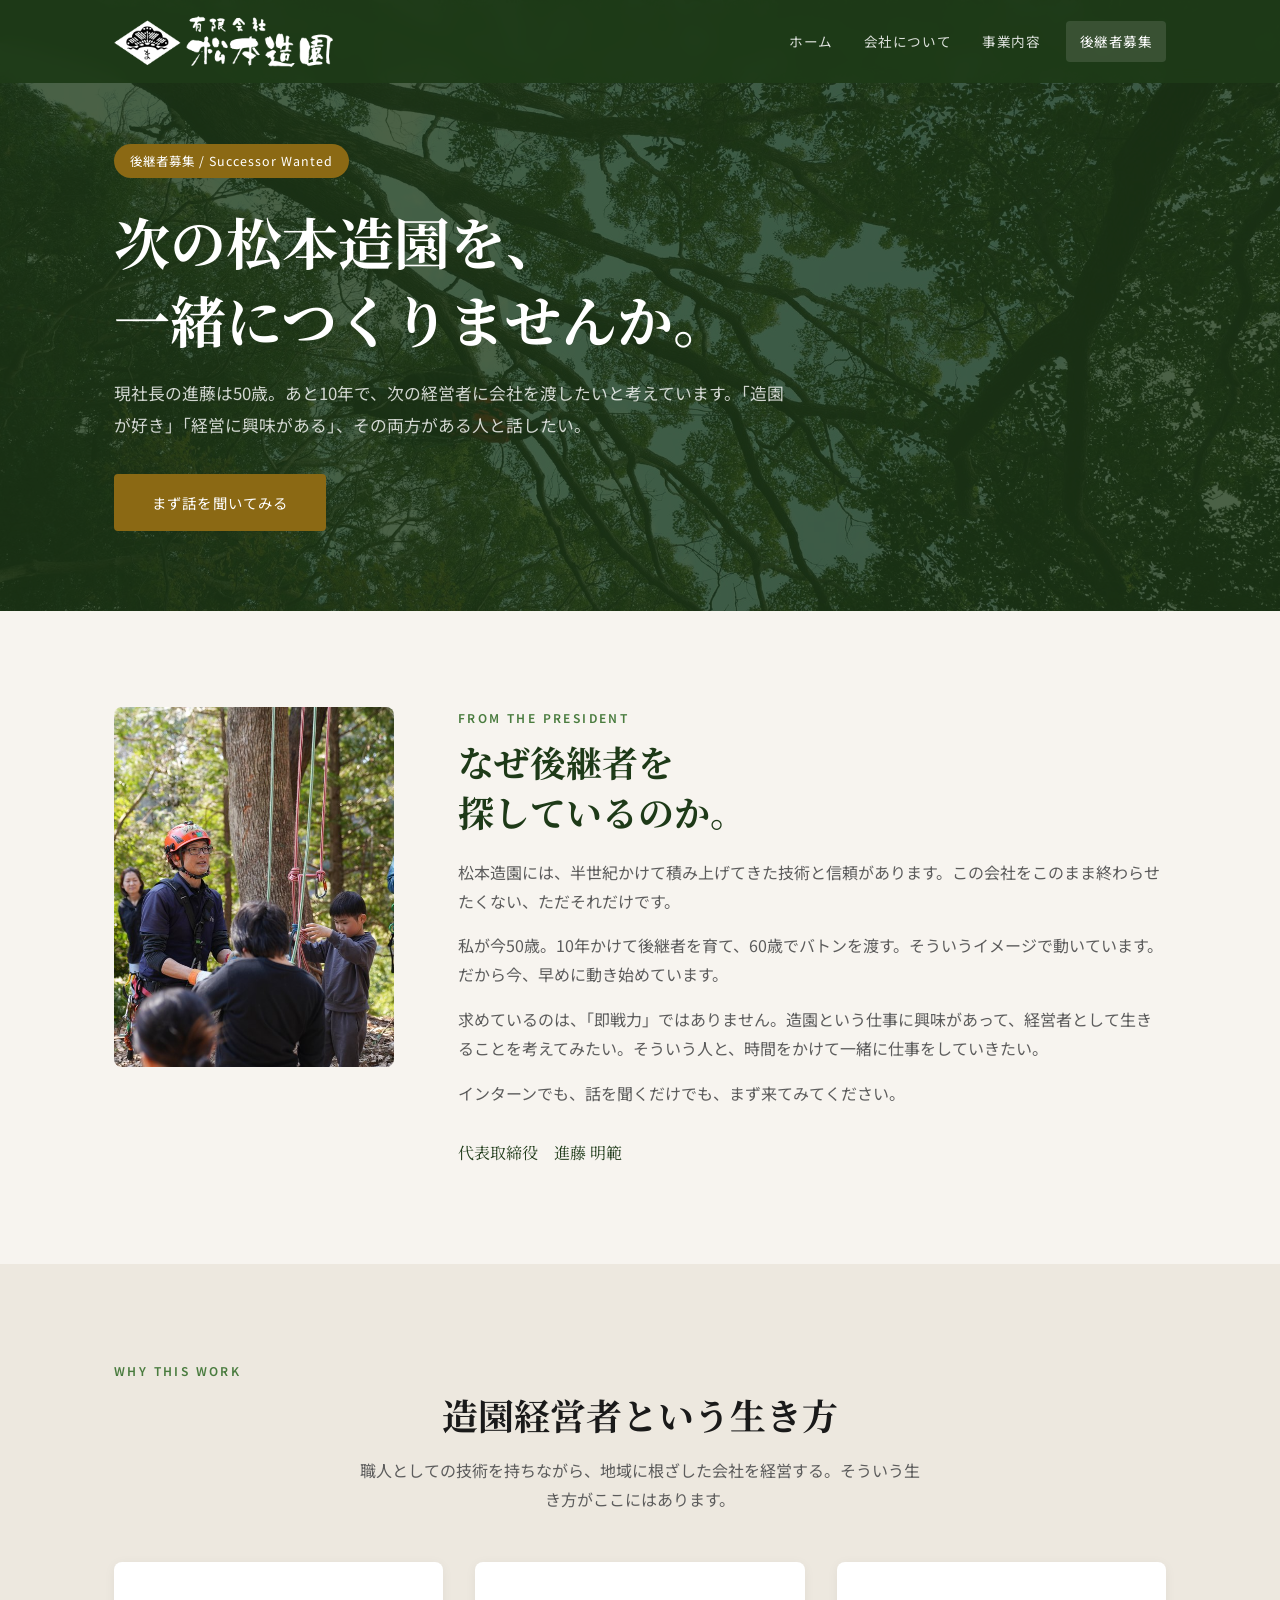
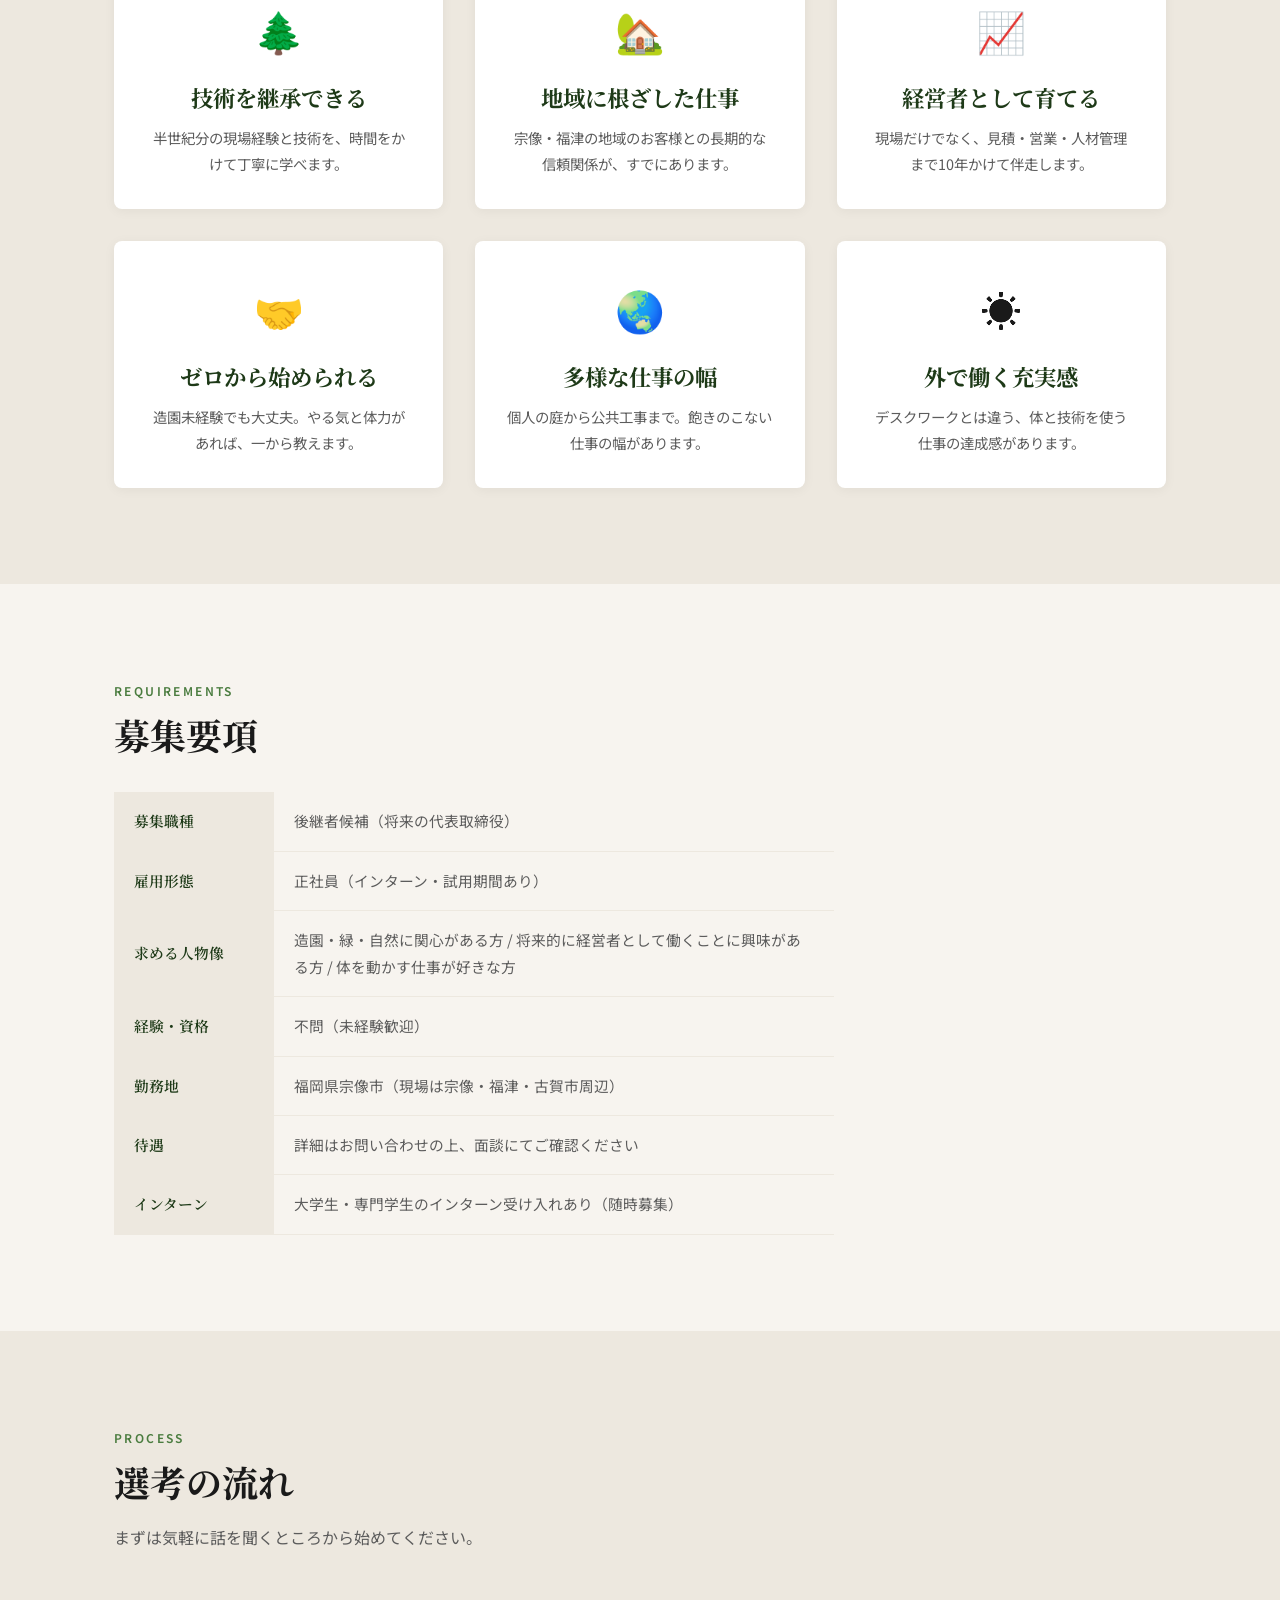
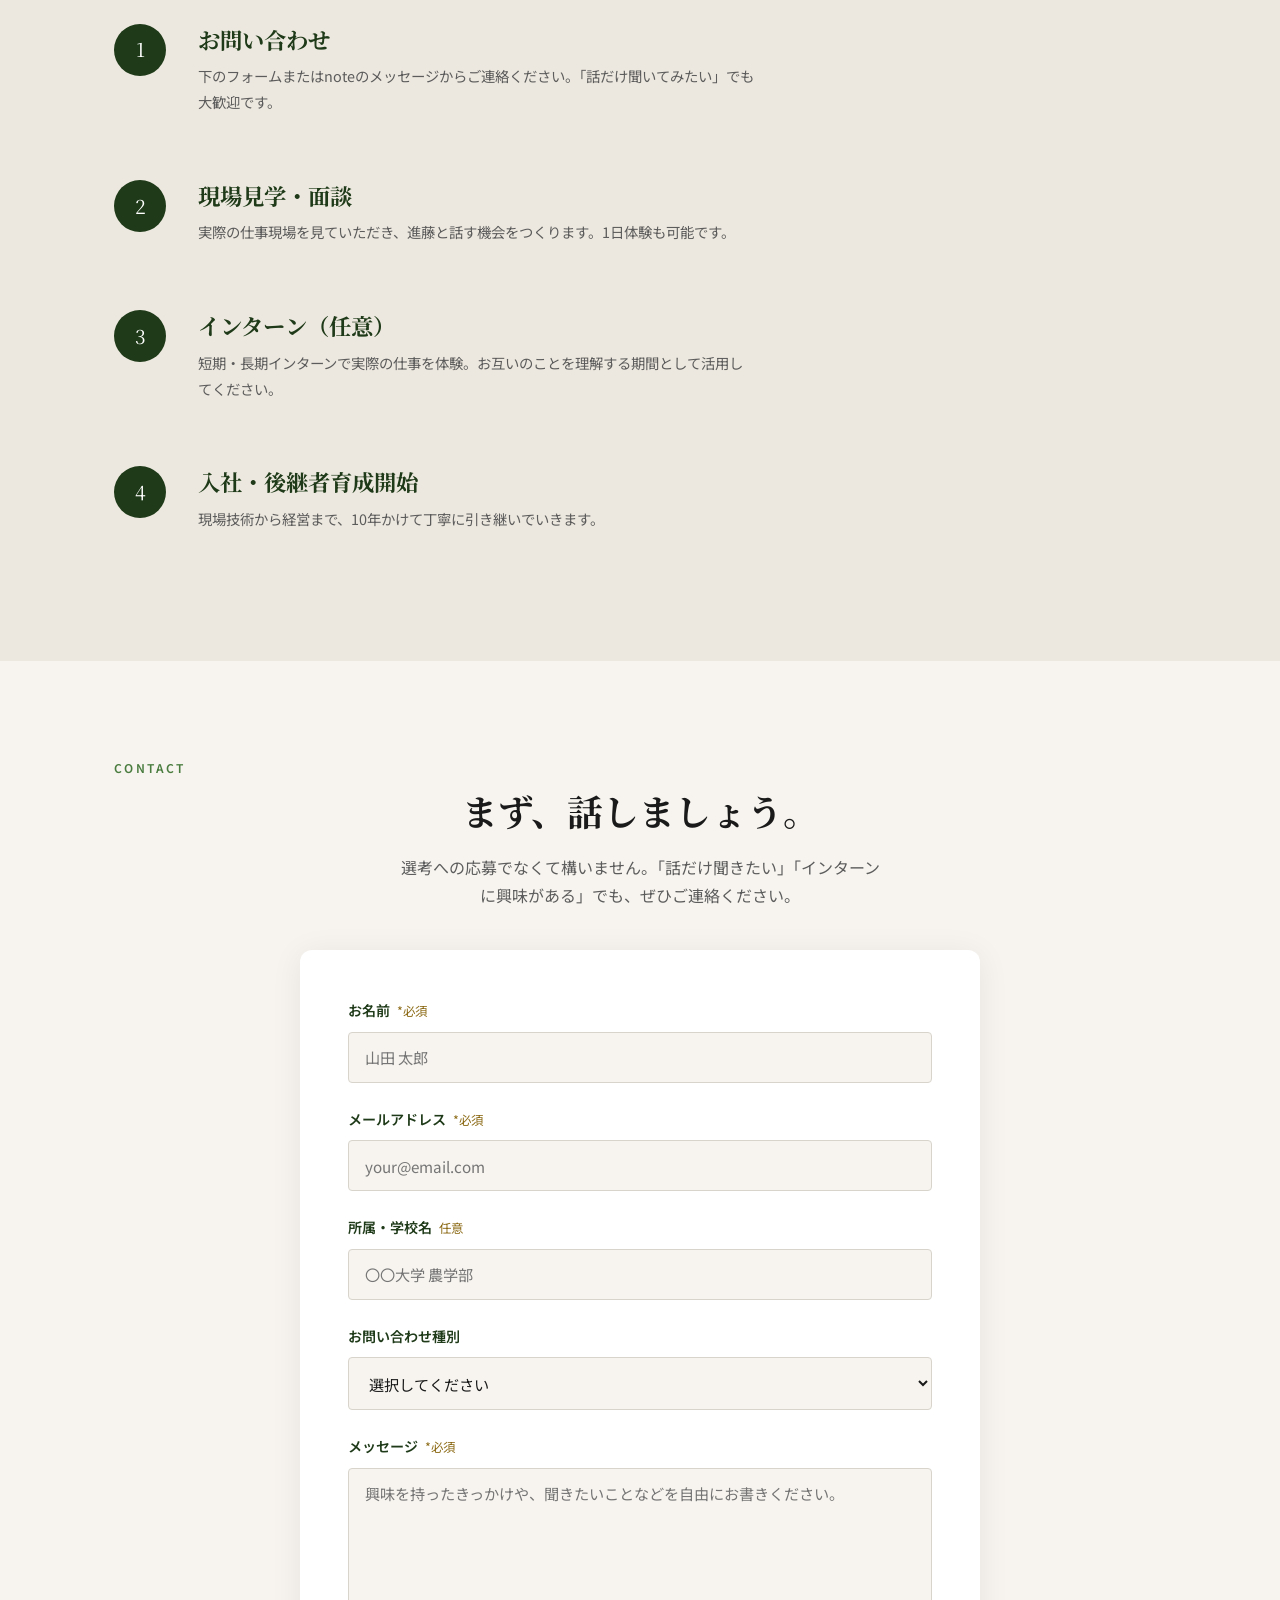
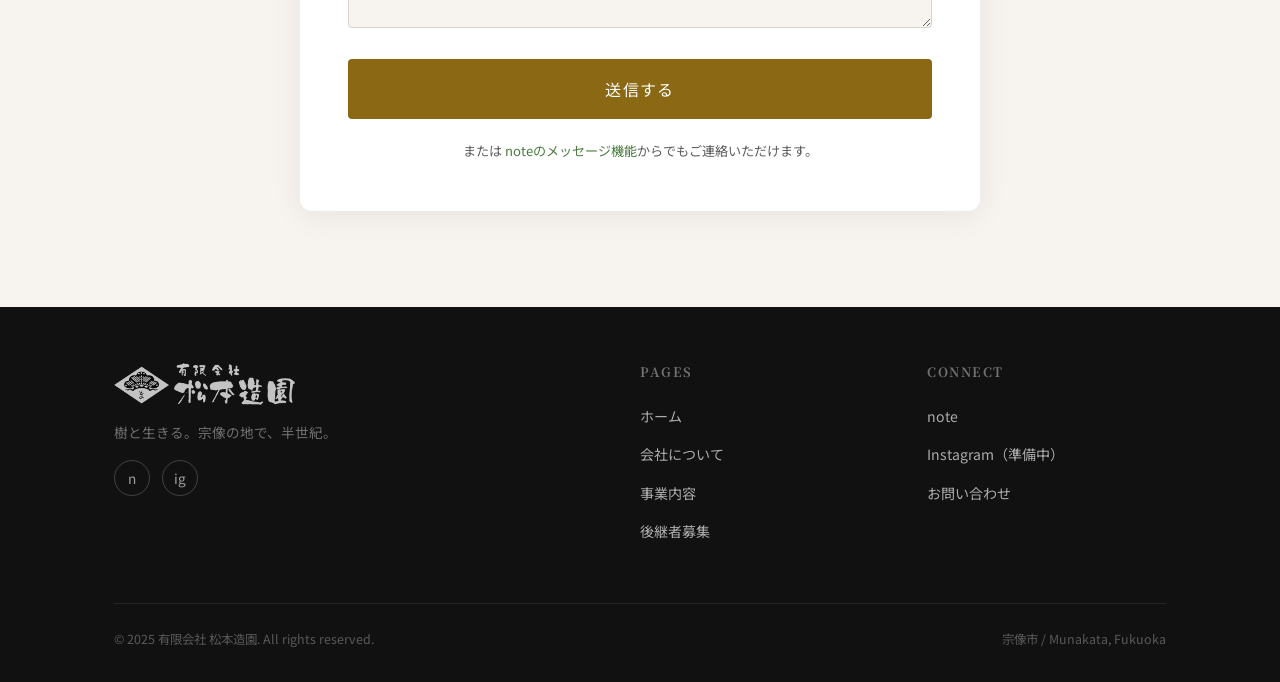
<file: recruit.html>
<!DOCTYPE html>
<html lang="ja">
<head>
  <meta charset="UTF-8">
  <meta name="viewport" content="width=device-width, initial-scale=1.0">
  <title>後継者募集 | 有限会社 松本造園</title>
  <meta name="description" content="宗像の造園会社・松本造園では次の経営者候補を募集しています。10年かけて、一緒に次の松本造園をつくる人を探しています。">
  <!-- OGP -->
  <meta property="og:type" content="website">
  <meta property="og:site_name" content="有限会社 松本造園">
  <meta property="og:title" content="後継者募集 | 有限会社 松本造園">
  <meta property="og:description" content="次の松本造園をつくる人を探しています。造園が好きで経営に関心がある方へ。インターン受け入れあり。宗像市・福岡県。">
  <meta property="og:image" content="https://tani0920.github.io/matsumoto-zoen/images/recruit-hero.jpg">
  <meta property="og:url" content="https://tani0920.github.io/matsumoto-zoen/recruit.html">
  <meta property="og:locale" content="ja_JP">
  <!-- Twitter Card -->
  <meta name="twitter:card" content="summary_large_image">
  <meta name="twitter:title" content="後継者募集 | 有限会社 松本造園">
  <meta name="twitter:description" content="次の松本造園をつくる人を探しています。造園が好きで経営に関心がある方へ。インターン受け入れあり。宗像市・福岡県。">
  <meta name="twitter:image" content="https://tani0920.github.io/matsumoto-zoen/images/recruit-hero.jpg">
  <link rel="preconnect" href="https://fonts.googleapis.com">
  <link rel="preconnect" href="https://fonts.gstatic.com" crossorigin>
  <link href="https://fonts.googleapis.com/css2?family=Noto+Sans+JP:wght@400;600&family=Noto+Serif+JP:wght@400;700&display=swap" rel="stylesheet">
  <link rel="stylesheet" href="css/style.css">
  <link rel="stylesheet" href="css/animations.css">
</head>
<body>

  <header class="site-header">
    <div class="site-header__inner">
      <a href="index.html" class="site-logo">
        <img src="images/logo_white.png" alt="有限会社 松本造園" class="site-logo__img">
      </a>
      <nav class="site-nav">
        <a href="index.html" class="site-nav__link">ホーム</a>
        <a href="about.html" class="site-nav__link">会社について</a>
        <a href="services.html" class="site-nav__link">事業内容</a>
        <a href="recruit.html" class="site-nav__link site-nav__link--cta">後継者募集</a>
      </nav>
      <button class="nav-hamburger" aria-label="メニュー"><span></span><span></span><span></span></button>
    </div>
  </header>

  <!-- HERO -->
  <section class="recruit-hero">
    <div class="recruit-hero__bg" style="background-image:url('images/recruit-hero.jpg');"></div>
    <div class="container">
      <div class="recruit-hero__content">
        <div class="recruit-hero__tag">後継者募集 / Successor Wanted</div>
        <h1>次の松本造園を、<br>一緒につくりませんか。</h1>
        <p>現社長の進藤は50歳。あと10年で、次の経営者に会社を渡したいと考えています。「造園が好き」「経営に興味がある」、その両方がある人と話したい。</p>
        <a href="#contact" class="btn btn--earth">まず話を聞いてみる</a>
      </div>
    </div>
  </section>

  <!-- 社長メッセージ -->
  <section class="section">
    <div class="container">
      <div class="message-section">
        <div class="message-img fade-in">
          <img src="images/recruit-message.jpg" alt="進藤代表とツリーイング" style="width:100%;height:360px;object-fit:cover;">
        </div>
        <div class="message-text fade-in fade-in-delay-2">
          <span class="section-label">From the President</span>
          <h2>なぜ後継者を<br>探しているのか。</h2>
          <p>松本造園には、半世紀かけて積み上げてきた技術と信頼があります。この会社をこのまま終わらせたくない、ただそれだけです。</p>
          <p>私が今50歳。10年かけて後継者を育て、60歳でバトンを渡す。そういうイメージで動いています。だから今、早めに動き始めています。</p>
          <p>求めているのは、「即戦力」ではありません。造園という仕事に興味があって、経営者として生きることを考えてみたい。そういう人と、時間をかけて一緒に仕事をしていきたい。</p>
          <p>インターンでも、話を聞くだけでも、まず来てみてください。</p>
          <div class="message-signature">
            代表取締役　進藤 明範
          </div>
        </div>
      </div>
    </div>
  </section>

  <!-- この仕事の魅力 -->
  <section class="section section--warm">
    <div class="container">
      <span class="section-label">Why This Work</span>
      <h2 class="section-heading text-center fade-in">造園経営者という生き方</h2>
      <p class="text-center fade-in" style="max-width:560px;margin:0 auto;">職人としての技術を持ちながら、地域に根ざした会社を経営する。そういう生き方がここにはあります。</p>
      <div class="points-grid">
        <div class="point-card fade-in fade-in-delay-1">
          <span class="point-card__icon">🌲</span>
          <h3>技術を継承できる</h3>
          <p>半世紀分の現場経験と技術を、時間をかけて丁寧に学べます。</p>
        </div>
        <div class="point-card fade-in fade-in-delay-2">
          <span class="point-card__icon">🏡</span>
          <h3>地域に根ざした仕事</h3>
          <p>宗像・福津の地域のお客様との長期的な信頼関係が、すでにあります。</p>
        </div>
        <div class="point-card fade-in fade-in-delay-3">
          <span class="point-card__icon">📈</span>
          <h3>経営者として育てる</h3>
          <p>現場だけでなく、見積・営業・人材管理まで10年かけて伴走します。</p>
        </div>
        <div class="point-card fade-in fade-in-delay-1">
          <span class="point-card__icon">🤝</span>
          <h3>ゼロから始められる</h3>
          <p>造園未経験でも大丈夫。やる気と体力があれば、一から教えます。</p>
        </div>
        <div class="point-card fade-in fade-in-delay-2">
          <span class="point-card__icon">🌏</span>
          <h3>多様な仕事の幅</h3>
          <p>個人の庭から公共工事まで。飽きのこない仕事の幅があります。</p>
        </div>
        <div class="point-card fade-in fade-in-delay-3">
          <span class="point-card__icon">☀️</span>
          <h3>外で働く充実感</h3>
          <p>デスクワークとは違う、体と技術を使う仕事の達成感があります。</p>
        </div>
      </div>
    </div>
  </section>

  <!-- 募集要項 -->
  <section class="section">
    <div class="container">
      <span class="section-label">Requirements</span>
      <h2 class="section-heading fade-in">募集要項</h2>
      <table class="company-table fade-in" style="max-width:720px;">
        <tbody>
          <tr>
            <th>募集職種</th>
            <td>後継者候補（将来の代表取締役）</td>
          </tr>
          <tr>
            <th>雇用形態</th>
            <td>正社員（インターン・試用期間あり）</td>
          </tr>
          <tr>
            <th>求める人物像</th>
            <td>造園・緑・自然に関心がある方 / 将来的に経営者として働くことに興味がある方 / 体を動かす仕事が好きな方</td>
          </tr>
          <tr>
            <th>経験・資格</th>
            <td>不問（未経験歓迎）</td>
          </tr>
          <tr>
            <th>勤務地</th>
            <td>福岡県宗像市（現場は宗像・福津・古賀市周辺）</td>
          </tr>
          <tr>
            <th>待遇</th>
            <td>詳細はお問い合わせの上、面談にてご確認ください</td>
          </tr>
          <tr>
            <th>インターン</th>
            <td>大学生・専門学生のインターン受け入れあり（随時募集）</td>
          </tr>
        </tbody>
      </table>
    </div>
  </section>

  <!-- 選考フロー -->
  <section class="section section--warm">
    <div class="container">
      <span class="section-label">Process</span>
      <h2 class="section-heading fade-in">選考の流れ</h2>
      <p class="fade-in">まずは気軽に話を聞くところから始めてください。</p>
      <ol class="recruit-flow fade-in" style="margin-top:2.5rem;max-width:640px;">
        <li class="recruit-flow__item">
          <div class="recruit-flow__num">1</div>
          <div class="recruit-flow__content">
            <h3>お問い合わせ</h3>
            <p>下のフォームまたはnoteのメッセージからご連絡ください。「話だけ聞いてみたい」でも大歓迎です。</p>
          </div>
        </li>
        <li class="recruit-flow__item">
          <div class="recruit-flow__num">2</div>
          <div class="recruit-flow__content">
            <h3>現場見学・面談</h3>
            <p>実際の仕事現場を見ていただき、進藤と話す機会をつくります。1日体験も可能です。</p>
          </div>
        </li>
        <li class="recruit-flow__item">
          <div class="recruit-flow__num">3</div>
          <div class="recruit-flow__content">
            <h3>インターン（任意）</h3>
            <p>短期・長期インターンで実際の仕事を体験。お互いのことを理解する期間として活用してください。</p>
          </div>
        </li>
        <li class="recruit-flow__item">
          <div class="recruit-flow__num">4</div>
          <div class="recruit-flow__content">
            <h3>入社・後継者育成開始</h3>
            <p>現場技術から経営まで、10年かけて丁寧に引き継いでいきます。</p>
          </div>
        </li>
      </ol>
    </div>
  </section>

  <!-- お問い合わせフォーム -->
  <section class="section" id="contact">
    <div class="container">
      <span class="section-label">Contact</span>
      <h2 class="section-heading text-center fade-in">まず、話しましょう。</h2>
      <p class="text-center fade-in" style="max-width:480px;margin:0.5rem auto 2.5rem;">選考への応募でなくて構いません。「話だけ聞きたい」「インターンに興味がある」でも、ぜひご連絡ください。</p>

      <div class="contact-form-wrap fade-in">
        <!-- 実際の運用時はFormspreeやNetlify Formsなどのサービスと連携してください -->
        <form action="#" method="POST">
          <div class="form-group">
            <label>お名前 <span>*必須</span></label>
            <input type="text" name="name" placeholder="山田 太郎" required>
          </div>
          <div class="form-group">
            <label>メールアドレス <span>*必須</span></label>
            <input type="email" name="email" placeholder="your@email.com" required>
          </div>
          <div class="form-group">
            <label>所属・学校名 <span>任意</span></label>
            <input type="text" name="affiliation" placeholder="〇〇大学 農学部">
          </div>
          <div class="form-group">
            <label>お問い合わせ種別</label>
            <select name="type">
              <option value="">選択してください</option>
              <option value="job">後継者候補への応募</option>
              <option value="intern">インターンについて</option>
              <option value="visit">現場見学・話を聞きたい</option>
              <option value="other">その他</option>
            </select>
          </div>
          <div class="form-group">
            <label>メッセージ <span>*必須</span></label>
            <textarea name="message" placeholder="興味を持ったきっかけや、聞きたいことなどを自由にお書きください。" required></textarea>
          </div>
          <button type="submit" class="btn btn--earth" style="width:100%;font-size:1rem;padding:1rem;">送信する</button>
        </form>
        <p style="margin-top:1.25rem;font-size:0.82rem;color:var(--color-text-muted);text-align:center;">
          または <a href="https://note.com/matsumoto_363565" target="_blank" rel="noopener" style="color:var(--color-green-light);">noteのメッセージ機能</a>からでもご連絡いただけます。
        </p>
      </div>
    </div>
  </section>

  <footer class="site-footer">
    <div class="container">
      <div class="footer__inner">
        <div class="footer__brand">
          <div class="footer__logo">
            <img src="images/logo_white.png" alt="有限会社 松本造園">
          </div>
          <p class="footer__tagline">樹と生きる。宗像の地で、半世紀。</p>
          <div class="footer__social">
            <a href="https://note.com/matsumoto_363565" target="_blank" rel="noopener" class="footer__social-link">n</a>
            <a href="#" class="footer__social-link">ig</a>
          </div>
        </div>
        <div class="footer__col">
          <h4>Pages</h4>
          <ul>
            <li><a href="index.html">ホーム</a></li>
            <li><a href="about.html">会社について</a></li>
            <li><a href="services.html">事業内容</a></li>
            <li><a href="recruit.html">後継者募集</a></li>
          </ul>
        </div>
        <div class="footer__col">
          <h4>Connect</h4>
          <ul>
            <li><a href="https://note.com/matsumoto_363565" target="_blank" rel="noopener">note</a></li>
            <li><a href="#">Instagram（準備中）</a></li>
            <li><a href="#contact">お問い合わせ</a></li>
          </ul>
        </div>
      </div>
      <div class="footer__bottom">
        <span>© 2025 有限会社 松本造園. All rights reserved.</span>
        <span>宗像市 / Munakata, Fukuoka</span>
      </div>
    </div>
  </footer>

  <script src="js/main.js"></script>
</body>
</html>
</file>
<file: css/style.css>
/* ===========================
   松本造園 - Corporate Site
   =========================== */

/* --- Reset & Base --- */
*, *::before, *::after {
  box-sizing: border-box;
  margin: 0;
  padding: 0;
}

:root {
  --color-green-dark:  #1E3A18;
  --color-green:       #2D5A20;
  --color-green-light: #4A7C3F;
  --color-earth:       #8B6914;
  --color-earth-light: #C9A84C;
  --color-bg:          #F7F4EF;
  --color-bg-warm:     #EDE8DF;
  --color-text:        #1A1A1A;
  --color-text-muted:  #5C5C5C;
  --color-white:       #FFFFFF;
  --font-sans:  'Noto Sans JP', sans-serif;
  --font-serif: 'Noto Serif JP', serif;
  --transition: 0.3s ease;
  --radius: 4px;
  --max-width: 1100px;
}

html { scroll-behavior: smooth; }

body {
  font-family: var(--font-sans);
  background: var(--color-bg);
  color: var(--color-text);
  line-height: 1.8;
  font-size: 16px;
}

img { max-width: 100%; height: auto; display: block; }

a {
  color: inherit;
  text-decoration: none;
  transition: opacity var(--transition);
}
a:hover { opacity: 0.75; }

/* --- Typography --- */
h1, h2, h3, h4 { font-family: var(--font-serif); line-height: 1.4; }
h1 { font-size: clamp(2rem, 5vw, 3.5rem); }
h2 { font-size: clamp(1.5rem, 3vw, 2.25rem); }
h3 { font-size: clamp(1.1rem, 2vw, 1.4rem); }

.section-label {
  font-size: 0.75rem;
  letter-spacing: 0.2em;
  text-transform: uppercase;
  color: var(--color-green-light);
  font-family: var(--font-sans);
  font-weight: 600;
  display: block;
  margin-bottom: 0.5rem;
}

/* --- Layout --- */
.container {
  max-width: var(--max-width);
  margin: 0 auto;
  padding: 0 1.5rem;
}

.section { padding: 6rem 0; }
.section--dark { background: var(--color-green-dark); color: var(--color-white); }
.section--warm { background: var(--color-bg-warm); }

/* --- Buttons --- */
.btn {
  display: inline-block;
  padding: 0.85rem 2.25rem;
  font-family: var(--font-sans);
  font-size: 0.9rem;
  letter-spacing: 0.08em;
  border-radius: var(--radius);
  transition: all var(--transition);
  cursor: pointer;
  border: 2px solid transparent;
}
.btn--primary {
  background: var(--color-green);
  color: var(--color-white);
  border-color: var(--color-green);
}
.btn--primary:hover {
  background: var(--color-green-dark);
  border-color: var(--color-green-dark);
  opacity: 1;
}
.btn--outline {
  background: transparent;
  color: var(--color-green);
  border-color: var(--color-green);
}
.btn--outline:hover {
  background: var(--color-green);
  color: var(--color-white);
  opacity: 1;
}
.btn--outline-white {
  background: transparent;
  color: var(--color-white);
  border-color: rgba(255,255,255,0.6);
}
.btn--outline-white:hover {
  background: rgba(255,255,255,0.15);
  border-color: var(--color-white);
  opacity: 1;
}
.btn--earth {
  background: var(--color-earth);
  color: var(--color-white);
  border-color: var(--color-earth);
}
.btn--earth:hover { background: #6B4F10; border-color: #6B4F10; opacity: 1; }

/* ===========================
   HEADER / NAVIGATION
   =========================== */
.site-header {
  position: fixed;
  top: 0; left: 0; right: 0;
  z-index: 100;
  background: rgba(30, 58, 24, 0.95);
  backdrop-filter: blur(8px);
  transition: background var(--transition);
}

.site-header__inner {
  display: flex;
  align-items: center;
  justify-content: space-between;
  padding: 1rem 1.5rem;
  max-width: var(--max-width);
  margin: 0 auto;
}

.site-logo {
  display: flex;
  align-items: center;
  gap: 0.75rem;
  color: var(--color-white);
}
.site-logo__img {
  height: 51px;
  width: auto;
  object-fit: contain;
}
.site-logo__text {
  font-family: var(--font-serif);
  font-size: 1.1rem;
  line-height: 1.2;
}
.site-logo__text small {
  display: block;
  font-family: var(--font-sans);
  font-size: 0.6rem;
  letter-spacing: 0.2em;
  opacity: 0.75;
  text-transform: uppercase;
}

.site-nav { display: flex; align-items: center; gap: 0.25rem; }
.site-nav__link {
  color: rgba(255,255,255,0.85);
  font-size: 0.85rem;
  padding: 0.5rem 0.85rem;
  border-radius: var(--radius);
  transition: all var(--transition);
  letter-spacing: 0.04em;
}
.site-nav__link:hover,
.site-nav__link.active {
  color: var(--color-white);
  background: rgba(255,255,255,0.12);
  opacity: 1;
}
.site-nav__link--cta {
  background: var(--color-earth);
  color: var(--color-white) !important;
  margin-left: 0.5rem;
}
.site-nav__link--cta:hover { background: #6B4F10; }

.nav-hamburger {
  display: none;
  flex-direction: column;
  gap: 5px;
  cursor: pointer;
  padding: 0.5rem;
}
.nav-hamburger span {
  display: block;
  width: 24px;
  height: 2px;
  background: var(--color-white);
  transition: all var(--transition);
  border-radius: 2px;
}

/* ===========================
   HERO
   =========================== */
.hero {
  position: relative;
  min-height: 100vh;
  display: flex;
  align-items: center;
  overflow: hidden;
}
.hero__bg {
  position: absolute;
  inset: 0;
  background: var(--color-green-dark);
  overflow: hidden;
}
.hero__bg-img {
  width: 100%;
  height: 100%;
  object-fit: cover;
  opacity: 0.45;
}
.hero__overlay {
  position: absolute;
  inset: 0;
  background: linear-gradient(135deg, rgba(30,58,24,0.7) 0%, rgba(30,58,24,0.3) 60%, transparent 100%);
}
.hero__content {
  position: relative;
  z-index: 1;
  padding: 8rem 1.5rem 5rem;
  max-width: var(--max-width);
  margin: 0 auto;
  width: 100%;
}
.hero__label {
  display: inline-block;
  font-size: 0.75rem;
  letter-spacing: 0.3em;
  color: var(--color-earth-light);
  text-transform: uppercase;
  margin-bottom: 1.5rem;
  font-weight: 600;
}
.hero__title {
  color: var(--color-white);
  margin-bottom: 1.5rem;
  max-width: 700px;
}
.hero__title em {
  font-style: normal;
  color: var(--color-earth-light);
}
.hero__sub {
  color: rgba(255,255,255,0.8);
  font-size: clamp(1rem, 2vw, 1.2rem);
  max-width: 520px;
  margin-bottom: 2.5rem;
  line-height: 1.9;
}
.hero__actions { display: flex; gap: 1rem; flex-wrap: wrap; }
.hero__scroll {
  position: absolute;
  bottom: 2.5rem;
  left: 50%;
  transform: translateX(-50%);
  display: flex;
  flex-direction: column;
  align-items: center;
  gap: 0.5rem;
  color: rgba(255,255,255,0.5);
  font-size: 0.7rem;
  letter-spacing: 0.2em;
  text-transform: uppercase;
}
.hero__scroll-line {
  width: 1px;
  height: 48px;
  background: linear-gradient(to bottom, transparent, rgba(255,255,255,0.4));
  animation: scrollLine 1.8s ease-in-out infinite;
}
@keyframes scrollLine {
  0%,100% { opacity: 0.3; transform: scaleY(1); }
  50% { opacity: 1; transform: scaleY(0.5); }
}

/* ===========================
   CONCEPT SECTION
   =========================== */
.concept {
  display: grid;
  grid-template-columns: 1fr 1fr;
  gap: 0;
  min-height: 520px;
}
.concept__text {
  background: var(--color-bg-warm);
  padding: 5rem 4rem 5rem 3rem;
  display: flex;
  flex-direction: column;
  justify-content: center;
}
.concept__text h2 {
  margin-bottom: 1.5rem;
  color: var(--color-green-dark);
}
.concept__text p {
  color: var(--color-text-muted);
  margin-bottom: 2rem;
  max-width: 420px;
}
.concept__image {
  position: relative;
  overflow: hidden;
  min-height: 400px;
}
.concept__image img {
  width: 100%;
  height: 100%;
  object-fit: cover;
}

/* ===========================
   SERVICES OVERVIEW
   =========================== */
.services-grid {
  display: grid;
  grid-template-columns: repeat(3, 1fr);
  gap: 2rem;
  margin-top: 3rem;
}
.service-card {
  background: var(--color-white);
  border-radius: 8px;
  overflow: hidden;
  box-shadow: 0 2px 16px rgba(0,0,0,0.06);
  transition: transform var(--transition), box-shadow var(--transition);
}
.service-card:hover {
  transform: translateY(-4px);
  box-shadow: 0 8px 32px rgba(0,0,0,0.1);
}
.service-card__img {
  height: 220px;
  overflow: hidden;
  background: var(--color-bg-warm);
}
.service-card__img img {
  width: 100%;
  height: 100%;
  object-fit: cover;
  transition: transform 0.5s ease;
}
.service-card:hover .service-card__img img { transform: scale(1.05); }
.service-card__body { padding: 1.5rem; }
.service-card__title {
  font-size: 1.1rem;
  color: var(--color-green-dark);
  margin-bottom: 0.75rem;
}
.service-card__text { font-size: 0.9rem; color: var(--color-text-muted); }

/* ===========================
   RECRUIT BANNER
   =========================== */
.recruit-banner {
  background: var(--color-green-dark);
  position: relative;
  overflow: hidden;
  padding: 5rem 0;
}
.recruit-banner__bg {
  position: absolute;
  inset: 0;
  background-image: url('../images/recruit-bg.jpg');
  background-size: cover;
  background-position: center;
  opacity: 0.15;
}
.recruit-banner__content {
  position: relative;
  z-index: 1;
  text-align: center;
  color: var(--color-white);
}
.recruit-banner__content .section-label { color: var(--color-earth-light); text-align: center; }
.recruit-banner__content h2 { color: var(--color-white); margin-bottom: 1rem; }
.recruit-banner__content p {
  max-width: 560px;
  margin: 0 auto 2rem;
  color: rgba(255,255,255,0.8);
  font-size: 1rem;
}
.recruit-tag {
  display: inline-block;
  background: var(--color-earth);
  color: var(--color-white);
  font-size: 0.75rem;
  padding: 0.3rem 0.8rem;
  border-radius: 2rem;
  margin-bottom: 1.25rem;
  letter-spacing: 0.08em;
}

/* ===========================
   NOTE / BLOG SECTION
   =========================== */
.note-section { background: var(--color-bg); }
.note-grid {
  display: grid;
  grid-template-columns: repeat(3, 1fr);
  gap: 1.5rem;
  margin-top: 3rem;
}
.note-card {
  background: var(--color-white);
  border-radius: 8px;
  overflow: hidden;
  box-shadow: 0 2px 12px rgba(0,0,0,0.05);
  border-left: 3px solid var(--color-green-light);
  transition: all var(--transition);
  display: flex;
  flex-direction: column;
  padding: 0;
}
.note-card:hover {
  transform: translateY(-3px);
  box-shadow: 0 6px 24px rgba(0,0,0,0.1);
  opacity: 1;
  border-left-color: var(--color-earth);
}
.note-card__img {
  width: 100%;
  height: 160px;
  overflow: hidden;
  background: var(--color-bg-warm);
  flex-shrink: 0;
}
.note-card__img img {
  width: 100%;
  height: 100%;
  object-fit: cover;
  transition: transform 0.4s ease;
}
.note-card:hover .note-card__img img { transform: scale(1.04); }
.note-card__inner {
  padding: 1.25rem 1.5rem 1.5rem;
  display: flex;
  flex-direction: column;
  flex: 1;
}
.note-card--loading { min-height: 240px; background: var(--color-bg-warm); border-left-color: var(--color-bg-warm); }
.note-card__date { font-size: 0.78rem; color: var(--color-text-muted); margin-bottom: 0.6rem; }
.note-card__title {
  font-family: var(--font-serif);
  font-size: 1rem;
  color: var(--color-green-dark);
  margin-bottom: 0.75rem;
  line-height: 1.5;
  flex: 1;
}
.note-card__arrow {
  font-size: 0.8rem;
  color: var(--color-green-light);
  display: flex;
  align-items: center;
  gap: 0.4rem;
  margin-top: auto;
}
.note-cta { margin-top: 2.5rem; text-align: center; }

/* ===========================
   FOOTER
   =========================== */
.site-footer {
  background: #111;
  color: rgba(255,255,255,0.7);
  padding: 3.5rem 0 2rem;
}
.footer__inner {
  display: grid;
  grid-template-columns: 2fr 1fr 1fr;
  gap: 3rem;
  margin-bottom: 3rem;
}
.footer__brand { }
.footer__logo {
  display: flex;
  align-items: center;
  gap: 0.75rem;
  color: var(--color-white);
  margin-bottom: 1rem;
}
.footer__logo img {
  height: 42px;
  width: auto;
  opacity: 0.75;
}
.footer__logo-text { font-family: var(--font-serif); font-size: 1rem; }
.footer__tagline {
  font-size: 0.85rem;
  color: rgba(255,255,255,0.4);
  margin-bottom: 1rem;
  line-height: 1.7;
}
.footer__social { display: flex; gap: 0.75rem; }
.footer__social-link {
  display: flex;
  align-items: center;
  justify-content: center;
  width: 36px;
  height: 36px;
  border-radius: 50%;
  border: 1px solid rgba(255,255,255,0.2);
  color: rgba(255,255,255,0.6);
  font-size: 0.85rem;
  transition: all var(--transition);
}
.footer__social-link:hover { border-color: var(--color-earth-light); color: var(--color-earth-light); opacity: 1; }
.footer__col h4 {
  font-size: 0.8rem;
  letter-spacing: 0.12em;
  text-transform: uppercase;
  color: rgba(255,255,255,0.4);
  margin-bottom: 1.25rem;
}
.footer__col ul { list-style: none; }
.footer__col ul li { margin-bottom: 0.6rem; }
.footer__col ul a { font-size: 0.88rem; color: rgba(255,255,255,0.65); }
.footer__col ul a:hover { color: var(--color-white); opacity: 1; }
.footer__bottom {
  border-top: 1px solid rgba(255,255,255,0.08);
  padding-top: 1.5rem;
  display: flex;
  justify-content: space-between;
  align-items: center;
  font-size: 0.78rem;
  color: rgba(255,255,255,0.3);
  flex-wrap: wrap;
  gap: 0.5rem;
}

/* ===========================
   PAGE HEADER (inner pages)
   =========================== */
.page-header {
  background: var(--color-green-dark);
  padding: 8rem 0 4rem;
  text-align: center;
  color: var(--color-white);
  position: relative;
  overflow: hidden;
}
.page-header__bg {
  position: absolute;
  inset: 0;
  background-size: cover;
  background-position: center;
  opacity: 0.15;
}
.page-header__content { position: relative; z-index: 1; }
.page-header h1 { color: var(--color-white); margin-bottom: 0.5rem; }
.page-header__sub { color: rgba(255,255,255,0.6); font-size: 0.85rem; letter-spacing: 0.2em; text-transform: uppercase; }

/* ===========================
   ABOUT PAGE
   =========================== */
.about-intro {
  display: grid;
  grid-template-columns: 1fr 1fr;
  gap: 5rem;
  align-items: center;
}
.about-intro__text h2 { color: var(--color-green-dark); margin-bottom: 1.25rem; }
.about-intro__text p { color: var(--color-text-muted); margin-bottom: 1rem; }
.about-intro__image { border-radius: 8px; overflow: hidden; }

.company-table { width: 100%; border-collapse: collapse; margin-top: 2rem; }
.company-table th, .company-table td {
  text-align: left;
  padding: 1rem 1.25rem;
  border-bottom: 1px solid var(--color-bg-warm);
  font-size: 0.92rem;
}
.company-table th {
  width: 160px;
  color: var(--color-green-dark);
  font-weight: 600;
  background: var(--color-bg-warm);
  font-family: var(--font-serif);
}
.company-table td { color: var(--color-text-muted); }

.president-section {
  display: grid;
  grid-template-columns: 300px 1fr;
  gap: 4rem;
  align-items: start;
}
.president-img {
  border-radius: 8px;
  overflow: hidden;
  box-shadow: 0 8px 32px rgba(0,0,0,0.12);
}
.president-text h2 { color: var(--color-green-dark); margin-bottom: 0.5rem; }
.president-text .president-name-en {
  font-size: 0.85rem;
  color: var(--color-text-muted);
  letter-spacing: 0.1em;
  margin-bottom: 1.5rem;
  display: block;
}
.president-text p { color: var(--color-text-muted); margin-bottom: 1rem; }
.president-name {
  font-family: var(--font-serif);
  font-size: 1.5rem;
  margin-top: 2rem;
  color: var(--color-green-dark);
}

/* ===========================
   SERVICES PAGE
   =========================== */
.service-detail {
  display: grid;
  grid-template-columns: 1fr 1fr;
  gap: 4rem;
  align-items: center;
  padding: 4rem 0;
  border-bottom: 1px solid var(--color-bg-warm);
}
.service-detail:last-child { border-bottom: none; }
.service-detail--reverse { direction: rtl; }
.service-detail--reverse > * { direction: ltr; }
.service-detail__text h2 { color: var(--color-green-dark); margin-bottom: 1rem; }
.service-detail__text p { color: var(--color-text-muted); margin-bottom: 1rem; }
.service-detail__image { border-radius: 8px; overflow: hidden; }
.service-detail__image img { width: 100%; height: 360px; object-fit: cover; }
.service-tags { display: flex; flex-wrap: wrap; gap: 0.5rem; margin-top: 1.25rem; }
.service-tag {
  font-size: 0.78rem;
  padding: 0.3rem 0.75rem;
  border: 1px solid var(--color-green-light);
  border-radius: 2rem;
  color: var(--color-green-light);
}

/* ===========================
   RECRUIT PAGE
   =========================== */
.recruit-hero {
  background: var(--color-green-dark);
  padding: 9rem 0 5rem;
  position: relative;
  overflow: hidden;
  color: var(--color-white);
}
.recruit-hero__bg {
  position: absolute;
  inset: 0;
  background-size: cover;
  background-position: center;
  opacity: 0.2;
}
.recruit-hero__content { position: relative; z-index: 1; max-width: 680px; }
.recruit-hero__tag {
  display: inline-block;
  background: var(--color-earth);
  color: var(--color-white);
  font-size: 0.78rem;
  padding: 0.35rem 1rem;
  border-radius: 2rem;
  margin-bottom: 1.5rem;
  letter-spacing: 0.08em;
}
.recruit-hero h1 { color: var(--color-white); margin-bottom: 1.25rem; }
.recruit-hero p { color: rgba(255,255,255,0.8); font-size: 1.05rem; margin-bottom: 2rem; line-height: 1.9; }

.message-section {
  display: grid;
  grid-template-columns: 280px 1fr;
  gap: 4rem;
  align-items: start;
}
.message-img { border-radius: 8px; overflow: hidden; }
.message-text h2 { color: var(--color-green-dark); margin-bottom: 1.25rem; }
.message-text p { color: var(--color-text-muted); margin-bottom: 1rem; }
.message-signature { margin-top: 2rem; font-family: var(--font-serif); color: var(--color-green-dark); }

.points-grid {
  display: grid;
  grid-template-columns: repeat(3, 1fr);
  gap: 2rem;
  margin-top: 3rem;
}
.point-card {
  background: var(--color-white);
  border-radius: 8px;
  padding: 2rem;
  text-align: center;
  box-shadow: 0 2px 12px rgba(0,0,0,0.05);
}
.point-card__icon {
  font-size: 2.5rem;
  margin-bottom: 1rem;
  display: block;
}
.point-card h3 { color: var(--color-green-dark); margin-bottom: 0.75rem; }
.point-card p { font-size: 0.9rem; color: var(--color-text-muted); }

.recruit-flow {
  counter-reset: step;
  list-style: none;
}
.recruit-flow__item {
  display: grid;
  grid-template-columns: 60px 1fr;
  gap: 1.5rem;
  align-items: start;
  padding: 2rem 0;
  border-bottom: 1px solid var(--color-bg-warm);
  counter-increment: step;
}
.recruit-flow__num {
  width: 52px;
  height: 52px;
  border-radius: 50%;
  background: var(--color-green-dark);
  color: var(--color-white);
  display: flex;
  align-items: center;
  justify-content: center;
  font-family: var(--font-serif);
  font-size: 1.2rem;
  flex-shrink: 0;
}
.recruit-flow__content h3 { color: var(--color-green-dark); margin-bottom: 0.5rem; }
.recruit-flow__content p { font-size: 0.9rem; color: var(--color-text-muted); }

.contact-form-wrap {
  background: var(--color-white);
  border-radius: 12px;
  padding: 3rem;
  box-shadow: 0 4px 32px rgba(0,0,0,0.07);
  max-width: 680px;
  margin: 0 auto;
}
.form-group { margin-bottom: 1.5rem; }
.form-group label {
  display: block;
  font-size: 0.88rem;
  font-weight: 600;
  color: var(--color-green-dark);
  margin-bottom: 0.5rem;
}
.form-group label span { color: var(--color-earth); margin-left: 0.25rem; font-weight: 400; font-size: 0.78rem; }
.form-group input,
.form-group select,
.form-group textarea {
  width: 100%;
  padding: 0.85rem 1rem;
  border: 1px solid #D8D4CC;
  border-radius: var(--radius);
  font-family: var(--font-sans);
  font-size: 0.95rem;
  color: var(--color-text);
  background: var(--color-bg);
  transition: border-color var(--transition);
  outline: none;
}
.form-group input:focus,
.form-group select:focus,
.form-group textarea:focus { border-color: var(--color-green-light); }
.form-group textarea { min-height: 160px; resize: vertical; }

/* ===========================
   BLOG PAGE
   =========================== */
.blog-grid {
  display: grid;
  grid-template-columns: repeat(3, 1fr);
  gap: 2rem;
  margin-top: 3rem;
}
.blog-card {
  background: var(--color-white);
  border-radius: 8px;
  overflow: hidden;
  box-shadow: 0 2px 12px rgba(0,0,0,0.05);
  transition: all var(--transition);
}
.blog-card:hover { transform: translateY(-4px); box-shadow: 0 8px 28px rgba(0,0,0,0.1); opacity: 1; }
.blog-card__body { padding: 1.5rem; }
.blog-card__date { font-size: 0.78rem; color: var(--color-text-muted); margin-bottom: 0.5rem; }
.blog-card__title { font-family: var(--font-serif); font-size: 1rem; color: var(--color-green-dark); line-height: 1.5; }
.blog-card__excerpt { font-size: 0.85rem; color: var(--color-text-muted); margin-top: 0.75rem; }
.note-badge {
  display: inline-flex;
  align-items: center;
  gap: 0.4rem;
  background: #41C9B4;
  color: var(--color-white);
  font-size: 0.7rem;
  padding: 0.25rem 0.65rem;
  border-radius: 3px;
  margin-bottom: 0.5rem;
  letter-spacing: 0.05em;
}

/* ===========================
   UTILITIES / SHARED
   =========================== */
.text-center { text-align: center; }
.section-heading { margin-bottom: 1rem; }
.section-heading + p { color: var(--color-text-muted); max-width: 560px; }
.text-center .section-heading + p { margin: 0 auto; }

/* ===========================
   MOBILE / RESPONSIVE
   =========================== */
@media (max-width: 900px) {
  .services-grid,
  .note-grid,
  .points-grid,
  .blog-grid { grid-template-columns: 1fr 1fr; }

  .concept { grid-template-columns: 1fr; }
  .concept__text { padding: 3rem 2rem; }
  .concept__image { min-height: 300px; }

  .about-intro,
  .president-section,
  .message-section { grid-template-columns: 1fr; gap: 2.5rem; }

  .service-detail { grid-template-columns: 1fr; gap: 2rem; }
  .service-detail--reverse { direction: ltr; }

  .footer__inner { grid-template-columns: 1fr; gap: 2rem; }
}

@media (max-width: 640px) {
  .site-nav { display: none; }
  .site-nav.open {
    display: flex;
    flex-direction: column;
    position: absolute;
    top: 100%;
    left: 0;
    right: 0;
    background: var(--color-green-dark);
    padding: 1rem;
    gap: 0.25rem;
  }
  .nav-hamburger { display: flex; }

  .services-grid,
  .note-grid,
  .points-grid,
  .blog-grid { grid-template-columns: 1fr; }

  .hero__actions { flex-direction: column; align-items: flex-start; }
  .section { padding: 4rem 0; }

  .concept__text { padding: 2.5rem 1.5rem; }

  .recruit-flow__item { grid-template-columns: 48px 1fr; }

  .contact-form-wrap { padding: 2rem 1.25rem; }
}
</file>
<file: css/animations.css>
/* Fade-in animation for scroll reveal */
.fade-in {
  opacity: 0;
  transform: translateY(24px);
  transition: opacity 0.65s ease, transform 0.65s ease;
}
.fade-in.visible {
  opacity: 1;
  transform: none;
}
.fade-in-delay-1 { transition-delay: 0.1s; }
.fade-in-delay-2 { transition-delay: 0.2s; }
.fade-in-delay-3 { transition-delay: 0.3s; }
.fade-in-delay-4 { transition-delay: 0.4s; }
</file>
